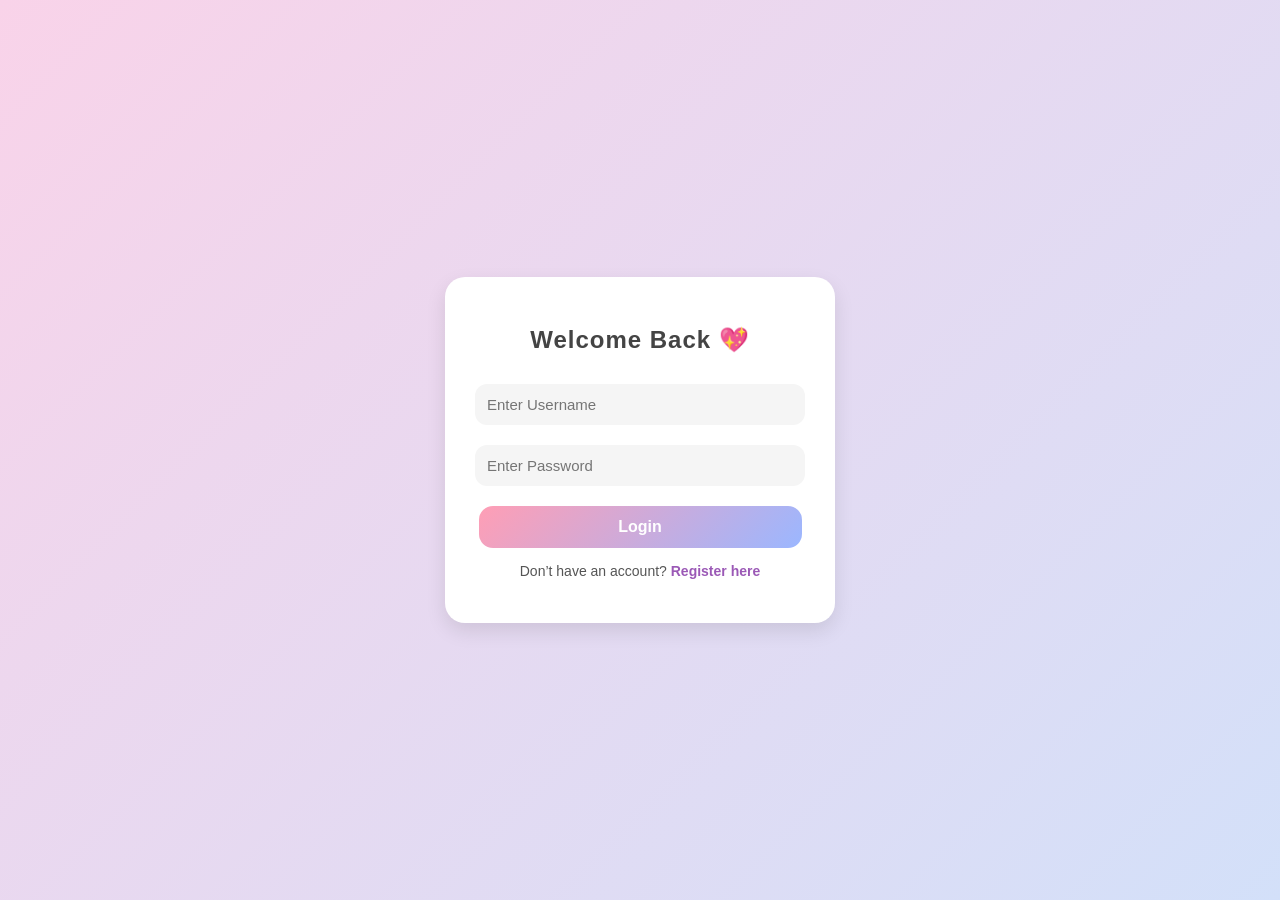
<file: index.html>
<!DOCTYPE html>
<html lang="en">
<head>
  <meta charset="UTF-8">
  <meta name="viewport" content="width=device-width, initial-scale=1.0">
  <title>K-Drama Vibes Login</title>
  <link rel="stylesheet" href="style.css">
</head>
<body>
  <div class="auth-container">
    <h2>Welcome Back 💖</h2>
    <form id="login-form">
      <input type="text" id="login-username" placeholder="Enter Username" required>
      <input type="password" id="login-password" placeholder="Enter Password" required>
      <button type="submit">Login</button>
    </form>
    <p>Don’t have an account? <a href="register.html">Register here</a></p>
  </div>
  <script src="script.js"></script>
</body>
</html>
</file>
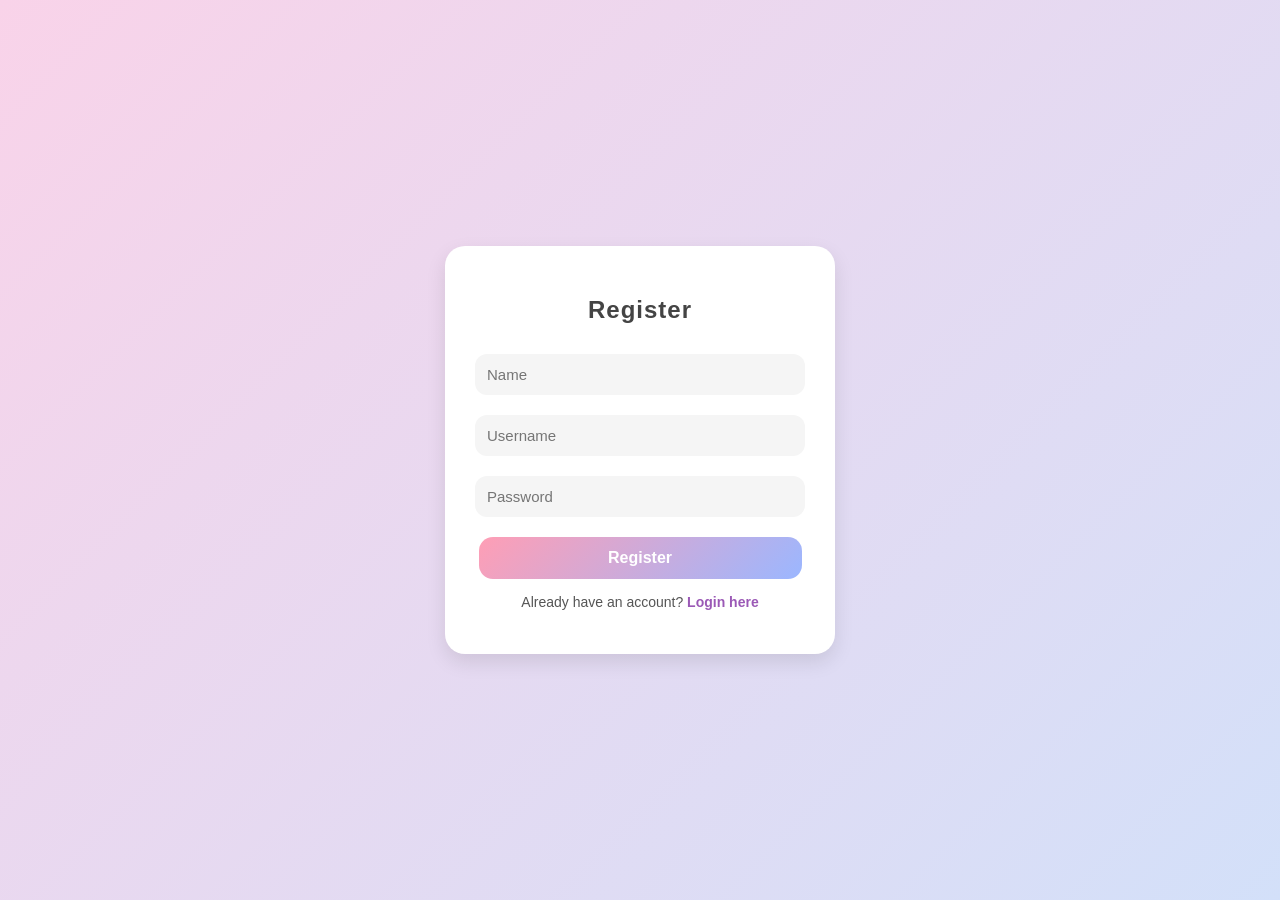
<file: register.html>
<!DOCTYPE html>
<html lang="en">
<head>
  <meta charset="UTF-8">
  <meta name="viewport" content="width=device-width, initial-scale=1.0">
  <title>Register</title>
  <link rel="stylesheet" href="style.css">
</head>
<body>
  <div class="auth-container">
    <h2>Register</h2>
    <form id="register-form">
      <input type="text" id="register-name" placeholder="Name" required>
      <input type="text" id="register-username" placeholder="Username" required>
      <input type="password" id="register-password" placeholder="Password" required>
      <button type="submit">Register</button>
    </form>
    <p>Already have an account? <a href="index.html">Login here</a></p>
  </div>

  <script src="script.js"></script>
</body>
</html>
</file>
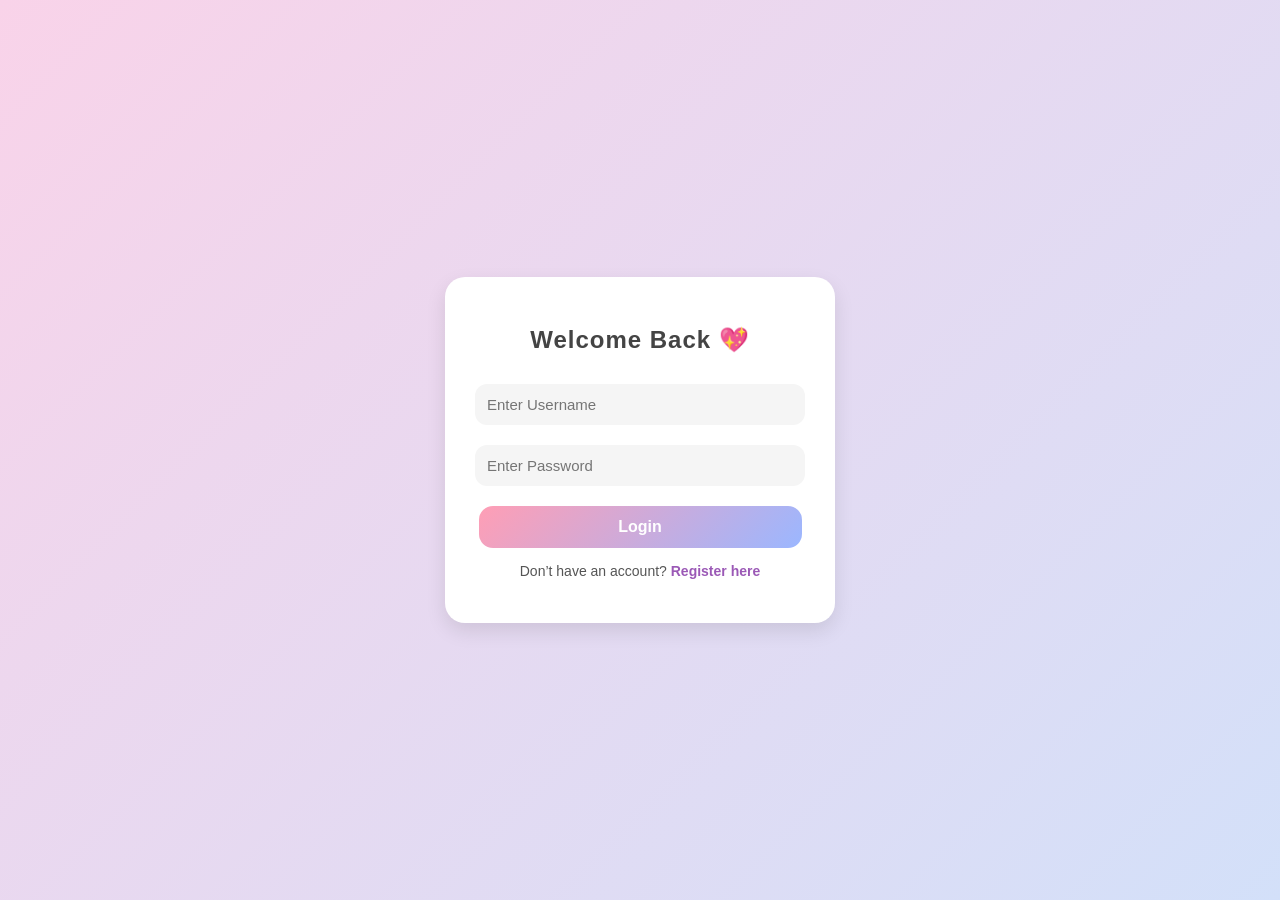
<file: secure.html>
<!DOCTYPE html>
<html lang="en">
<head>
  <meta charset="UTF-8">
  <meta name="viewport" content="width=device-width, initial-scale=1.0">
  <title>Secured Page</title>
  <link rel="stylesheet" href="style.css">
</head>
<body>
  <div class="auth-container">
    <h2>Welcome to the Secured Page 🎉</h2>
    <p>Only logged-in users can see this.</p>
    <button id="logout-btn">Logout</button>
  </div>

  <script src="script.js"></script>
</body>
</html>
</file>
<file: style.css>
body {
  margin: 0;
  font-family: 'Poppins', sans-serif;
  display: flex;
  justify-content: center;
  align-items: center;
  height: 100vh;
  background: linear-gradient(135deg, #f9d3e9, #d3e0f9);
}

.auth-container {
  background: #fff;
  padding: 30px 25px;
  border-radius: 20px;
  box-shadow: 0px 8px 20px rgba(0,0,0,0.1);
  width: 340px;
  text-align: center;
  animation: fadeIn 1s ease-in-out;
}

h2 {
  color: #444;
  margin-bottom: 20px;
  font-weight: 600;
  letter-spacing: 1px;
}

input {
  width: 90%;
  padding: 12px;
  margin: 10px 0;
  border: none;
  border-radius: 12px;
  background: #f5f5f5;
  font-size: 15px;
  transition: all 0.3s ease;
}

input:focus {
  outline: none;
  background: #ffeef5;
  box-shadow: 0 0 8px rgba(255, 160, 200, 0.5);
}

button {
  width: 95%;
  padding: 12px;
  margin-top: 10px;
  background: linear-gradient(135deg, #ff9eb5, #9bb7ff);
  border: none;
  color: white;
  font-size: 16px;
  font-weight: 600;
  border-radius: 14px;
  cursor: pointer;
  transition: all 0.3s ease;
}

button:hover {
  transform: scale(1.05);
  box-shadow: 0 6px 15px rgba(0,0,0,0.2);
}

p {
  margin-top: 15px;
  font-size: 14px;
  color: #555;
}

a {
  color: #9b59b6;
  text-decoration: none;
  font-weight: 600;
  transition: 0.3s;
}

a:hover {
  color: #ff6f91;
}

@keyframes fadeIn {
  from { opacity: 0; transform: translateY(-20px); }
  to { opacity: 1; transform: translateY(0); }
}
</file>
